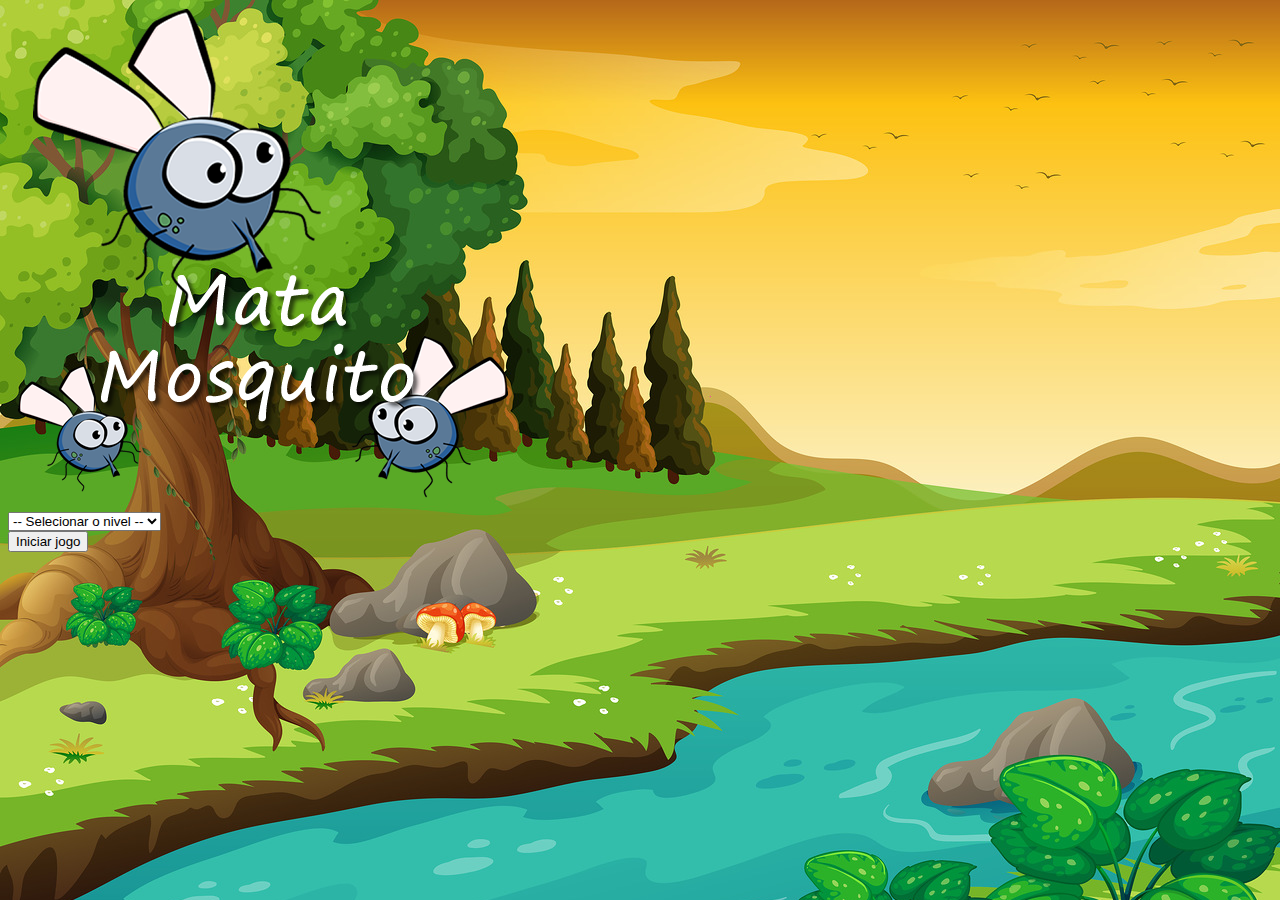
<file: index.html>
<!DOCTYPE html>
<html lang="en">
    <head>
        <meta charset="UTF-8">
        <meta http-equiv="X-UA-Compatible" content="IE=edge">
        <meta name="viewport" content="width=device-width, initial-scale=1.0">
        <title>Document</title>

        <!-- CSS only -->
        <link href="https://cdn.jsdelivr.net/npm/bootstrap@5.2.3/dist/css/bootstrap.min.css" rel="stylesheet" integrity="sha384-rbsA2VBKQhggwzxH7pPCaAqO46MgnOM80zW1RWuH61DGLwZJEdK2Kadq2F9CUG65" crossorigin="anonymous">

        <link rel="stylesheet" href="style.css">

        <script>
            function initeGame() 
            {
                var nivel = document.getElementById('nivel').value

                if(nivel === '')
                {
                    alert('Selecione um nivel para iniciar o jogo')
                    return false
                }

                window.location.href = "app.html?"+ nivel
            }
        </script>
    </head>
    <body>
        <div class="container">
            <div class="row">
                <div class="col">
                    <div class="d-flex justify-content-center">
                        <img src="imagens/game.png" alt="Game over image">
                    </div>
                </div>
            </div>

            <div class="row">
                <div class="col">
                    <div class="d-flex justify-content-center">
                        <div class="mb-2">
                            <select class="form-control" id="nivel">
                                <option value="">-- Selecionar o nivel --</option>
                                <option value="easy">Fácil</option>
                                <option value="normal">Normal</option>
                                <option value="hard">Dificil</option>
                            </select>
                        </div>
                    </div>
                </div>
            </div>

            <div class="row">
                <div class="col">
                    <div class="d-flex justify-content-center">
                        <button type="button" class="btn btn-danger btn-lg" onclick="initeGame()">Iniciar jogo</button>
                    </div>
                </div>
            </div>
        </div>
    </body>
</html>
</file>
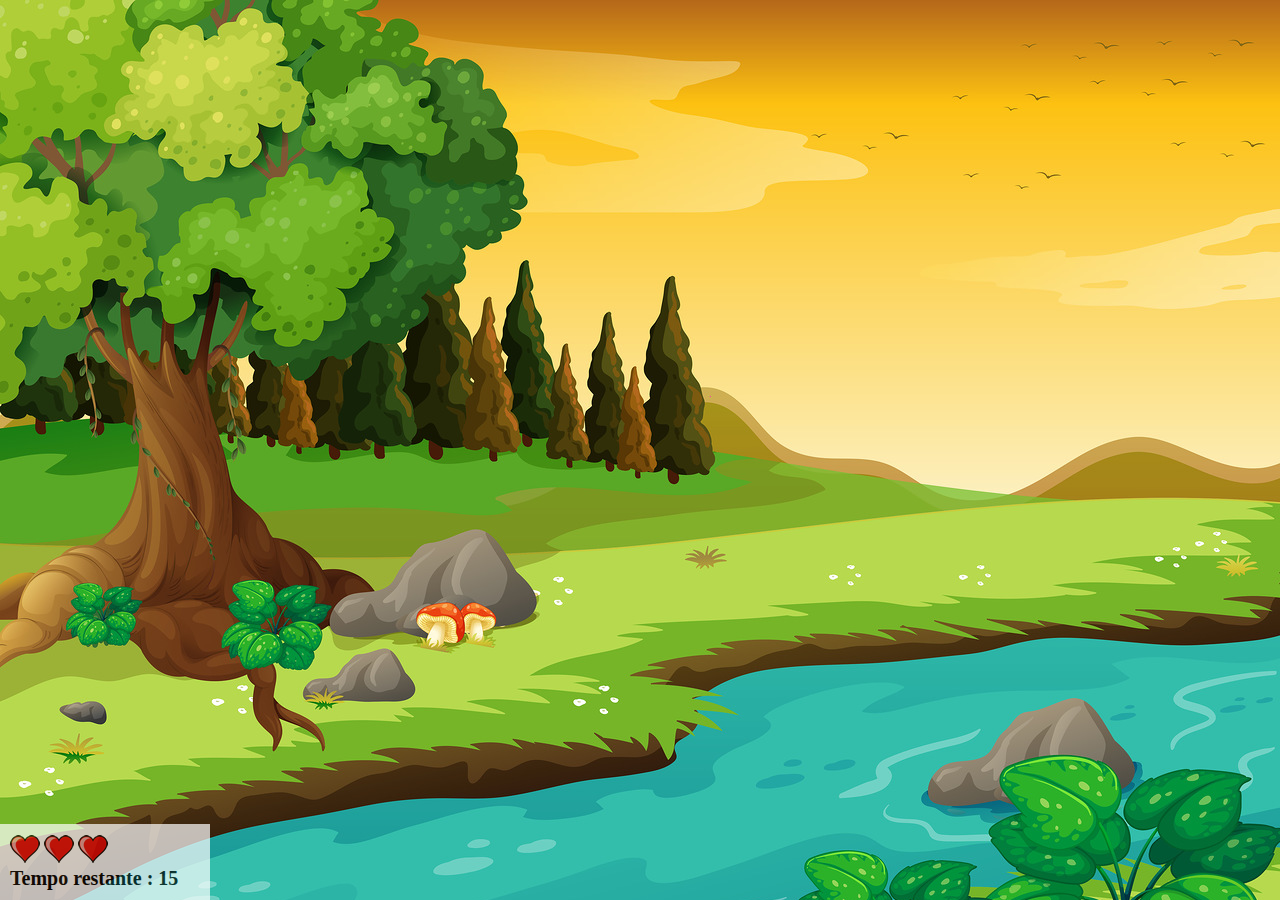
<file: app.html>
<!DOCTYPE html>
<html lang="en">
<head>
    <meta charset="UTF-8">
    <meta http-equiv="X-UA-Compatible" content="IE=edge">
    <meta name="viewport" content="width=device-width, initial-scale=1.0">
    <title>Document</title>
    
    <link rel="stylesheet" href="style.css">

    <script src="game.js"></script>
</head>
<body onresize="adjust_screen_size()">
    <div class="painel">
        <div class="lifes">
            <img id="heart1" src="imagens/coracao_cheio.png" alt="">
            <img id="heart2" src="imagens/coracao_cheio.png" alt="">
            <img id="heart3" src="imagens/coracao_cheio.png" alt="">
        </div>

        <div class="stopwatch">
            Tempo restante : <span id="stopwatch"></span>
        </div>
    </div>

    <script>
        document.getElementById('stopwatch').innerHTML = time

        var createmosquito = setInterval(() => {
            random_position_mosquito()
        }, mosquitoTimer);
    </script>
</body>
</html>
</file>
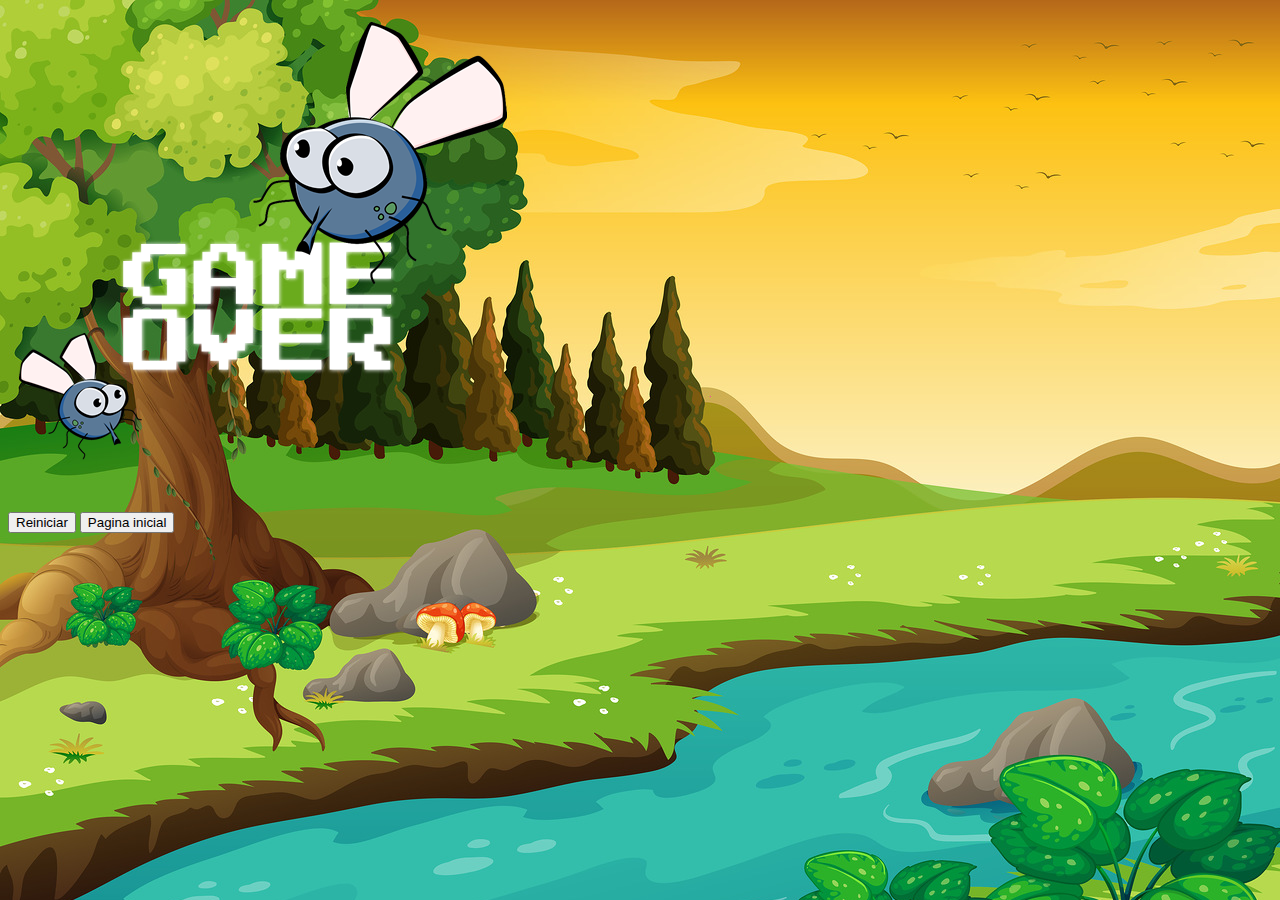
<file: gameover.html>
<!DOCTYPE html>
<html lang="en">
    <head>
        <meta charset="UTF-8">
        <meta http-equiv="X-UA-Compatible" content="IE=edge">
        <meta name="viewport" content="width=device-width, initial-scale=1.0">
        <title>Document</title>

        <!-- CSS only -->
        <link href="https://cdn.jsdelivr.net/npm/bootstrap@5.2.3/dist/css/bootstrap.min.css" rel="stylesheet" integrity="sha384-rbsA2VBKQhggwzxH7pPCaAqO46MgnOM80zW1RWuH61DGLwZJEdK2Kadq2F9CUG65" crossorigin="anonymous">

        <link rel="stylesheet" href="style.css">
    </head>
    <body>
        <div class="container">
            <div class="row">
                <div class="col">
                    <div class="d-flex justify-content-center">
                        <img src="imagens/game_over.png" alt="Game over image">
                    </div>
                </div>
            </div>

            <div class="row">
                <div class="col">
                    <div class="d-flex justify-content-center">
                        <button type="button" class="btn btn-dark btn-lg" onclick="window.location.href = 'app.html'">Reiniciar</button>
                        <button type="button" class="btn btn-danger btn-lg" onclick="window.location.href = 'index.html'">Pagina inicial</button>
                    </div>
                </div>
            </div>
        </div>
    </body>
</html>
</file>
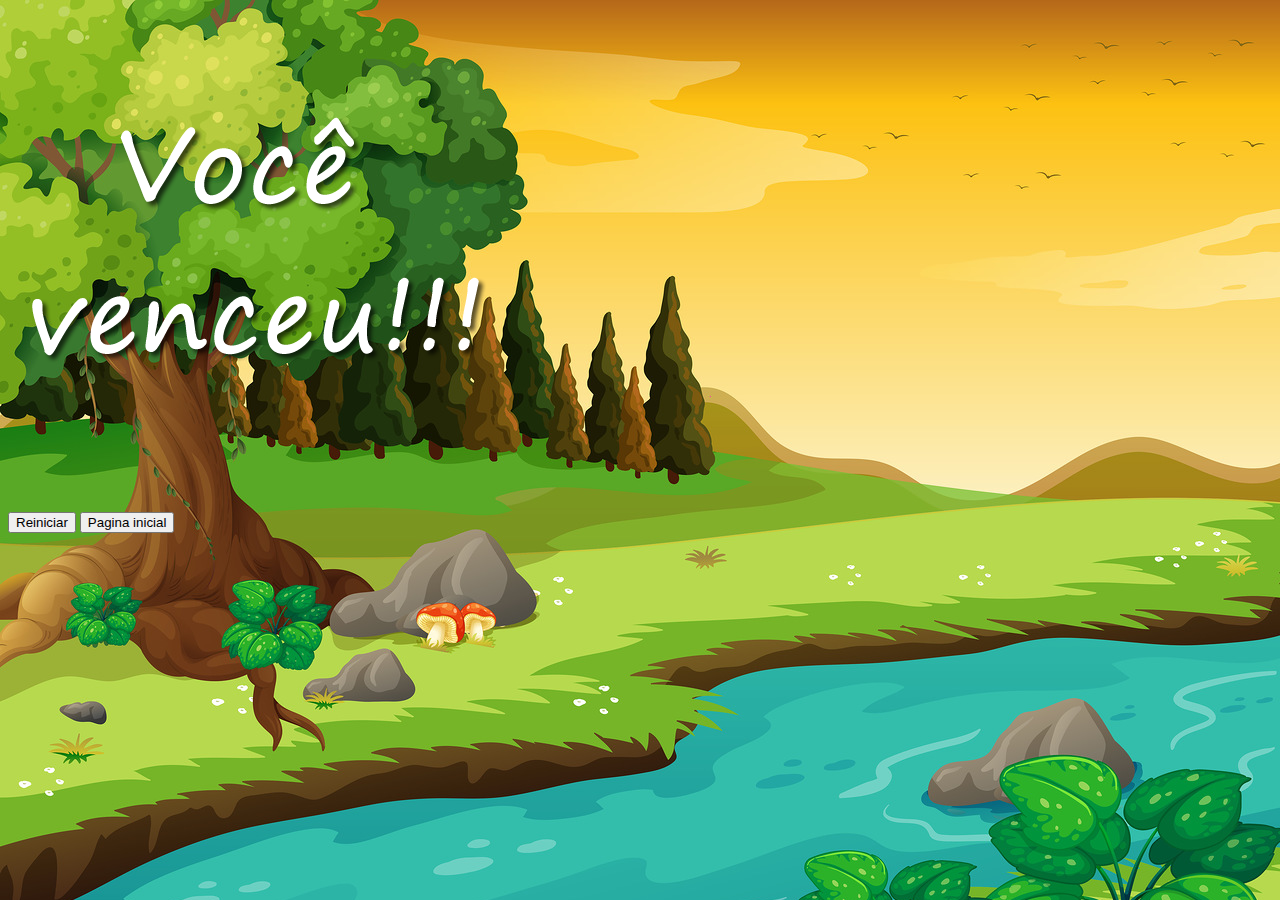
<file: win.html>
<!DOCTYPE html>
<html lang="en">
    <head>
        <meta charset="UTF-8">
        <meta http-equiv="X-UA-Compatible" content="IE=edge">
        <meta name="viewport" content="width=device-width, initial-scale=1.0">
        <title>Document</title>

        <!-- CSS only -->
        <link href="https://cdn.jsdelivr.net/npm/bootstrap@5.2.3/dist/css/bootstrap.min.css" rel="stylesheet" integrity="sha384-rbsA2VBKQhggwzxH7pPCaAqO46MgnOM80zW1RWuH61DGLwZJEdK2Kadq2F9CUG65" crossorigin="anonymous">

        <link rel="stylesheet" href="style.css">
    </head>
    <body>
        <div class="container">
            <div class="row">
                <div class="col">
                    <div class="d-flex justify-content-center">
                        <img src="imagens/vitoria.png" alt="Game over image">
                    </div>
                </div>
            </div>

            <div class="row">
                <div class="col">
                    <div class="d-flex justify-content-center">
                        <button type="button" class="btn btn-dark btn-lg" onclick="window.location.href = 'app.html'">Reiniciar</button>
                        <button type="button" class="btn btn-danger btn-lg" onclick="window.location.href = 'index.html'">Pagina inicial</button>
                    </div>
                </div>
            </div>
        </div>
    </body>
</html>
</file>
<file: style.css>
html {
    cursor: url(imagens/mata_mosca.png) 30 30, auto;

}

body {
    background-image: url('imagens/bg.jpg');
    background-repeat: no-repeat;
    background-size: 100%;
}
.mosquito1 
{
    width: 50px;
    height: 50px;
}

.mosquito2
{
    width: 70px;
    height: 70px;
}

.mosquito3
{
    width: 90px;
    height: 90px;
}

.sideA 
{
    transform: scaleX(1);
}

.sideB 
{
    transform: scaleY(-1);
}

.painel
{
    position: absolute;
    width: 190px;
    padding: 10px;
    bottom: 0px;
    border-top: solid 1px #fff;
    background-color: #fff;
    opacity: 0.7;
    left: 0px;
}

.lifes
{
    float: left;
}

.stopwatch
{
    float: left;
    font-size: 20px;
    font-weight: bold;
}
</file>
